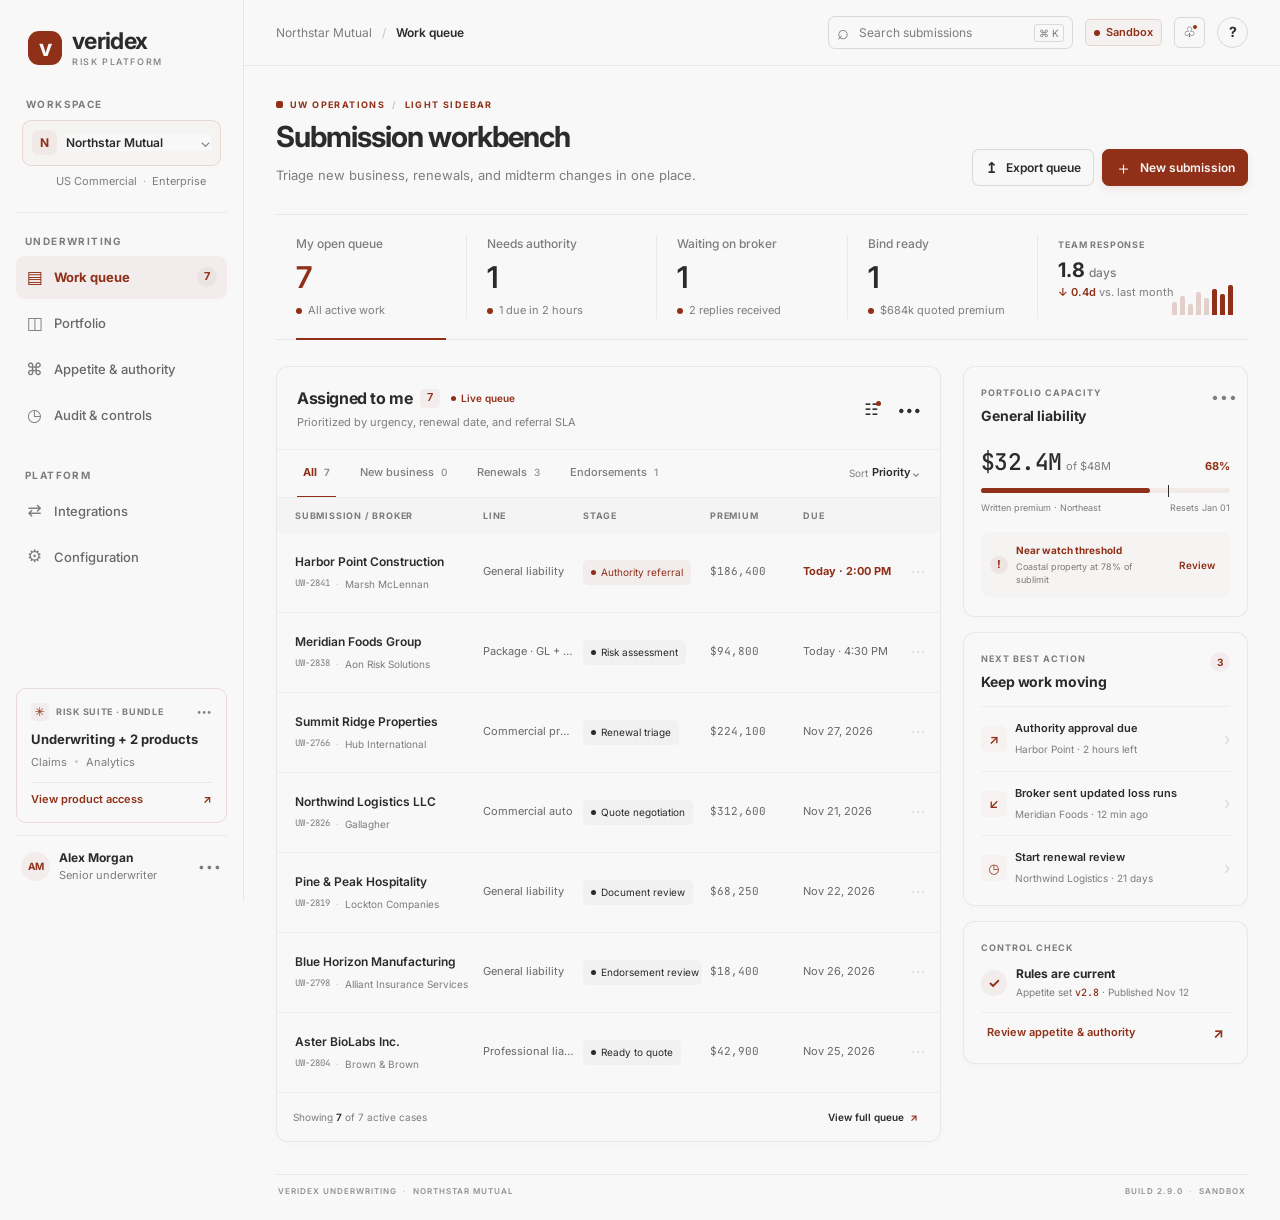
<file: sample/index.html>
<!doctype html>
<html lang="en">
<head>
  <meta charset="utf-8">
  <meta name="viewport" content="width=device-width, initial-scale=1">
  <meta name="theme-color" content="#142b3b">
  <title>Veridex | Underwriting · Light Sidebar</title>
  <link rel="stylesheet" href="styles.css">
</head>
<body>
  <div class="shell">
    <aside class="sidebar" aria-label="Main navigation">
      <a class="brand" href="#workbench" aria-label="Veridex home"><span class="brand-mark">v</span><span class="brand-name">veridex<span>risk platform</span></span></a>
      <div class="tenant-wrap">
        <label for="tenantSelect">Workspace</label>
        <div class="tenant-select-wrap"><span class="tenant-avatar">N</span><select id="tenantSelect" aria-label="Select tenant"><option>Northstar Mutual</option><option>Summit Specialty</option><option>Veridex Demo</option></select><span class="select-caret">⌄</span></div>
        <div class="tenant-meta">US Commercial <span>·</span> Enterprise</div>
      </div>
      <div class="nav-group"><div class="nav-caption">Underwriting</div>
        <button class="nav-item is-active" data-route="workbench" aria-label="Work queue"><span class="nav-icon">▤</span><span>Work queue</span><span class="nav-count">18</span></button>
        <button class="nav-item" data-route="portfolio" aria-label="Portfolio"><span class="nav-icon">◫</span><span>Portfolio</span></button>
        <button class="nav-item" data-route="rules" aria-label="Appetite & authority"><span class="nav-icon">⌘</span><span>Appetite & authority</span></button>
        <button class="nav-item" data-route="audit" aria-label="Audit & controls"><span class="nav-icon">◷</span><span>Audit & controls</span></button>
      </div>
      <div class="nav-group secondary-nav"><div class="nav-caption">Platform</div>
        <button class="nav-item" data-route="integrations" aria-label="Integrations"><span class="nav-icon">⇄</span><span>Integrations</span></button>
        <button class="nav-item" data-route="settings" aria-label="Configuration"><span class="nav-icon">⚙</span><span>Configuration</span></button>
      </div>
      <div class="sidebar-bottom">
        <button class="plan-card" id="planToggle" aria-label="Switch between standalone and bundle plans"><span class="plan-top"><span class="plan-icon">✳</span><span id="planLabel">RISK SUITE · BUNDLE</span><span class="plan-more">•••</span></span><strong id="planName">Underwriting + 2 products</strong><span class="plan-products" id="planProducts">Claims <i></i> Analytics</span><span class="plan-manage">View product access <b>↗</b></span></button>
        <button class="user-profile" id="profileButton"><span class="user-avatar">AM</span><span class="user-copy"><strong>Alex Morgan</strong><small>Senior underwriter</small></span><span class="profile-more">•••</span></button>
      </div>
    </aside>

    <main class="main-shell">
      <header class="topbar">
        <div class="mobile-brand"><span class="brand-mark">v</span> veridex</div>
        <div class="breadcrumbs"><span>Northstar Mutual</span><b>/</b><strong id="breadcrumbCurrent">Work queue</strong></div>
        <div class="topbar-actions">
          <div class="global-search"><span>⌕</span><input id="globalSearch" type="search" placeholder="Search submissions" aria-label="Search submissions"><kbd>⌘ K</kbd></div>
          <span class="env-badge"><i></i> Sandbox</span>
          <button class="icon-button notification-button" id="notifications" aria-label="Notifications">♧<i></i></button>
          <button class="help-button" id="help">?</button>
        </div>
      </header>

      <div class="page-content">
        <section class="route-page is-visible" id="route-workbench" aria-labelledby="pageTitle">
          <div class="page-heading">
            <div><div class="overline"><span class="overline-mark"></span> UW OPERATIONS <span class="overline-sep">/</span> LIGHT SIDEBAR</div><h1 id="pageTitle">Submission workbench</h1><p class="page-description">Triage new business, renewals, and midterm changes in one place.</p></div>
            <div class="heading-actions"><button class="button button-secondary" id="exportQueue"><span>↥</span> Export queue</button><button class="button button-primary" id="newSubmission"><span class="button-plus">＋</span> New submission</button></div>
          </div>

          <div class="summary-strip" id="summaryStrip">
            <button class="summary-card selected" data-filter="all"><span class="summary-label">My open queue</span><strong>18</strong><span class="summary-foot"><i class="summary-dot dot-navy"></i> All active work</span></button>
            <button class="summary-card" data-filter="referral"><span class="summary-label">Needs authority</span><strong>3</strong><span class="summary-foot"><i class="summary-dot dot-orange"></i> 1 due in 2 hours</span></button>
            <button class="summary-card" data-filter="broker"><span class="summary-label">Waiting on broker</span><strong>6</strong><span class="summary-foot"><i class="summary-dot dot-blue"></i> 2 replies received</span></button>
            <button class="summary-card" data-filter="bind"><span class="summary-label">Bind ready</span><strong>5</strong><span class="summary-foot"><i class="summary-dot dot-green"></i> $684k quoted premium</span></button>
            <div class="summary-aside"><span class="aside-label">TEAM RESPONSE</span><strong>1.8 <small>days</small></strong><span class="aside-trend">↓ 0.4d <span>vs. last month</span></span><div class="mini-bars"><i style="height:13px"></i><i style="height:19px"></i><i style="height:11px"></i><i style="height:23px"></i><i style="height:17px"></i><i style="height:26px"></i><i style="height:21px"></i><i style="height:30px"></i></div></div>
          </div>

          <div class="workbench-grid">
            <section class="queue-panel card-surface" aria-label="Submission queue">
              <div class="queue-head"><div><div class="section-heading-row"><h2>Assigned to me</h2><span class="count-badge" id="visibleCount">5</span><span class="live-status"><i></i> Live queue</span></div><p>Prioritized by urgency, renewal date, and referral SLA</p></div><div class="queue-head-actions"><button class="icon-button filter-button" id="filters" aria-label="Filter queue">☷<span class="filter-dot"></span></button><button class="icon-button" id="queueMenu" aria-label="Queue options">•••</button></div></div>
              <div class="queue-toolbar"><div class="queue-tabs" id="queueTabs"><button class="active" data-filter="all">All <span>18</span></button><button data-filter="new">New business <span>8</span></button><button data-filter="renewal">Renewals <span>7</span></button><button data-filter="endorsement">Endorsements <span>3</span></button></div><label class="sort-control">Sort <select id="sortQueue" aria-label="Sort submissions"><option value="priority">Priority</option><option value="due">Due date</option><option value="premium">Premium</option></select><b>⌄</b></label></div>
              <div class="queue-list-head"><span>SUBMISSION / BROKER</span><span>LINE</span><span>STAGE</span><span>PREMIUM</span><span>DUE</span><span></span></div>
              <div id="queueRows" class="queue-rows"></div>
              <div class="queue-footer"><span>Showing <strong id="queueShowing">5</strong> of 18 assignments</span><button id="loadMore">View full queue <b>↗</b></button></div>
            </section>
            <aside class="right-rail">
              <section class="rail-card capacity-card"><div class="rail-title"><div><span class="rail-kicker">PORTFOLIO CAPACITY</span><h3>General liability</h3></div><button class="more-button" data-route="portfolio" aria-label="Open portfolio">•••</button></div><div class="capacity-amount"><strong>$32.4M</strong><span>of $48M</span><b>68%</b></div><div class="capacity-track"><i style="width:68%"></i><i class="capacity-marker" style="left:75%"></i></div><div class="capacity-foot"><span>Written premium · Northeast</span><span>Resets Jan 01</span></div><div class="risk-note"><span class="risk-note-icon">!</span><span><strong>Near watch threshold</strong><small>Coastal property at 78% of sublimit</small></span><button data-route="portfolio">Review</button></div></section>
              <section class="rail-card attention-card"><div class="rail-title"><div><span class="rail-kicker">NEXT BEST ACTION</span><h3>Keep work moving</h3></div><span class="attention-count">3</span></div><button class="attention-item" data-open-case="UW-2841"><span class="attention-symbol symbol-orange">↗</span><span><strong>Authority approval due</strong><small>Harbor Point · 2 hours left</small></span><b>›</b></button><button class="attention-item" data-open-case="UW-2819"><span class="attention-symbol symbol-blue">↙</span><span><strong>Broker sent updated loss runs</strong><small>Meridian Foods · 12 min ago</small></span><b>›</b></button><button class="attention-item" data-open-case="UW-2766"><span class="attention-symbol symbol-purple">◷</span><span><strong>Start renewal review</strong><small>Northwind Logistics · 21 days</small></span><b>›</b></button></section>
              <section class="rail-card compliance-card"><span class="rail-kicker">CONTROL CHECK</span><div class="control-title"><span class="control-check">✓</span><div><h3>Rules are current</h3><p>Appetite set <strong>v2.8</strong> · Published Nov 12</p></div></div><button data-route="rules">Review appetite & authority <b>↗</b></button></section>
            </aside>
          </div>
        </section>

        <section class="route-page" id="route-portfolio" aria-labelledby="portfolioTitle"><div class="page-heading"><div><div class="overline">UW OPERATIONS <span class="overline-sep">/</span> MANAGEMENT VIEW</div><h1 id="portfolioTitle">Portfolio & capacity</h1><p class="page-description">Monitor plan performance, exposure concentration, and appetite utilization.</p></div><button class="button button-secondary" id="portfolioExport">↥ Export report</button></div><div id="portfolioView" class="alternate-content"></div></section>
        <section class="route-page" id="route-rules" aria-labelledby="rulesTitle"><div class="page-heading"><div><div class="overline">UW OPERATIONS <span class="overline-sep">/</span> CONFIGURATION</div><h1 id="rulesTitle">Appetite & authority</h1><p class="page-description">Set the guardrails behind eligibility, referral, and pricing decisions.</p></div><div class="heading-actions"><span class="version-pill"><i></i> Published · v2.8</span><button class="button button-primary" id="publishRules">Publish changes</button></div></div><div id="rulesView" class="alternate-content"></div></section>
        <section class="route-page" id="route-audit" aria-labelledby="auditTitle"><div class="page-heading"><div><div class="overline">UW OPERATIONS <span class="overline-sep">/</span> GOVERNANCE</div><h1 id="auditTitle">Audit & controls</h1><p class="page-description">A complete record of case activity, rule execution, and approvals.</p></div><div class="heading-actions"><button class="button button-secondary" id="auditFilters">☷ Filters</button><button class="button button-secondary" id="auditExport">↥ Export log</button></div></div><div id="auditView" class="alternate-content"></div></section>
        <section class="route-page" id="route-integrations" aria-labelledby="integrationTitle"><div class="page-heading"><div><div class="overline">PLATFORM <span class="overline-sep">/</span> CONNECTIVITY</div><h1 id="integrationTitle">Integrations</h1><p class="page-description">Connected data sources, carrier rating, broker exchange, and PAS handoff.</p></div><button class="button button-primary" id="addIntegration">＋ Add integration</button></div><div id="integrationsView" class="alternate-content"></div></section>
        <section class="route-page" id="route-settings" aria-labelledby="settingsTitle"><div class="page-heading"><div><div class="overline">PLATFORM <span class="overline-sep">/</span> ADMINISTRATION</div><h1 id="settingsTitle">Configuration</h1><p class="page-description">Manage tenant access, product packaging, and workflow defaults.</p></div></div><div id="settingsView" class="alternate-content"></div></section>
        <footer class="app-footer"><span>VERIDEX UNDERWRITING <b>·</b> NORTHSTAR MUTUAL</span><span>BUILD 2.9.0 <b>·</b> SANDBOX</span></footer>
      </div>
    </main>
  </div>
  <div class="drawer-backdrop" id="drawerBackdrop" aria-hidden="true"><aside class="case-drawer" id="caseDrawer" role="dialog" aria-modal="true" aria-labelledby="drawerTitle"></aside></div>
  <div class="dialog-backdrop" id="dialogBackdrop" aria-hidden="true"><section class="dialog" id="dialog" role="dialog" aria-modal="true" aria-labelledby="dialogTitle"></section></div>
  <div class="toast" id="toast" role="status" aria-live="polite"></div>
  <script src="app.js"></script>
</body>
</html>
</file>
<file: sample/styles.css>
@import url('https://fonts.googleapis.com/css2?family=Inter:wght@400;500;600;700&family=JetBrains+Mono:wght@400;500&display=swap');
:root{font-family:Inter,system-ui,-apple-system,"Segoe UI",sans-serif;color:#903018;background:#f8f8f8;font-size:14px;font-synthesis:none;text-rendering:optimizeLegibility;--navy:#903018;--navy2:#903018;--navy3:#903018;--ink:#903018;--muted:#2b2b2b99;--soft:#2b2b2b99;--line:#f8f8f8;--line2:#f8f8f8;--surface:#f8f8f8;--canvas:#f8f8f8;--orange:#903018;--orange-dark:#903018;--orange-light:#f8f8f8;--green:#903018;--green-light:#f8f8f8;--amber:#2b2b2b99;--amber-light:#f8f8f8;--blue:#903018;--blue-light:#f8f8f8;--purple:#2b2b2b99;--purple-light:#f8f8f8;--shadow:0 12px 34px #2b2b2b20;--sidebar:250px}
*{box-sizing:border-box}body{margin:0;min-width:360px;background:var(--canvas);color:var(--ink);line-height:1.45;-webkit-font-smoothing:antialiased}button,input,select,textarea{font:inherit;color:inherit}button{cursor:pointer}button:focus-visible,a:focus-visible,input:focus-visible,select:focus-visible,textarea:focus-visible{outline:3px solid #903018;outline-offset:2px}button:disabled{opacity:.55;cursor:not-allowed}a{color:inherit;text-decoration:none}.shell{min-height:100vh;display:flex}.sidebar{position:fixed;z-index:5;inset:0 auto 0 0;width:var(--sidebar);padding:18px 14px 12px;background:var(--navy);color:#f8f8f8;display:flex;flex-direction:column}.brand{height:46px;display:flex;align-items:center;gap:10px;padding:0 10px;color:white}.brand-mark{width:30px;height:30px;display:grid;place-items:center;border-radius:8px;background:var(--orange);color:white;font-size:20px;font-weight:700;line-height:1}.brand-name{font-size:16px;line-height:1;font-weight:700;letter-spacing:-.3px}.brand-name span{display:block;margin-top:4px;font-size:9px;text-transform:uppercase;letter-spacing:1.2px;color:#2b2b2b26;font-weight:500}.tenant-wrap{padding:19px 7px 18px;border-bottom:1px solid #903018;margin-bottom:18px}.tenant-wrap>label,.nav-caption{display:block;color:#2b2b2b26;text-transform:uppercase;letter-spacing:1px;font-size:10px;font-weight:700;margin:0 4px 8px}.tenant-select-wrap{height:42px;display:flex;align-items:center;gap:9px;padding:0 9px;border:1px solid #903018;background:#903018;border-radius:7px;position:relative}.tenant-avatar{display:grid;place-items:center;flex-shrink:0;width:25px;height:25px;border-radius:6px;background:#f8f8f8;color:#903018;font-size:12px;font-weight:700}.tenant-select-wrap select{min-width:0;flex:1;appearance:none;border:0;outline:0;background:transparent;color:white;font-size:12px;font-weight:600;padding-right:15px}.tenant-select-wrap select option{background:#903018;color:white}.select-caret{position:absolute;right:9px;color:#2b2b2b26;pointer-events:none}.tenant-meta{font-size:11px;color:#2b2b2b26;padding:8px 0 0 34px}.tenant-meta span{padding:0 3px;color:#903018}.nav-group{margin:0 0 20px}.nav-caption{margin:0 9px 7px}.nav-item{position:relative;width:100%;min-height:39px;padding:0 10px;display:flex;align-items:center;gap:11px;border:0;border-radius:6px;background:transparent;text-align:left;color:#2b2b2b26;font-size:13px;font-weight:500}.nav-item:hover{background:#903018;color:white}.nav-item.is-active{background:var(--orange);color:#f8f8f8;font-weight:600;box-shadow:0 2px 8px #2b2b2b}.nav-icon{width:17px;text-align:center;color:#2b2b2b26;font-size:17px;line-height:1}.nav-item.is-active .nav-icon{color:#f8f8f8}.nav-count{margin-left:auto;padding:2px 7px;background:#903018;border-radius:10px;color:#f8f8f8;font-size:11px}.nav-item.is-active .nav-count{background:#f8f8f8}.sidebar-bottom{margin-top:auto}.plan-card{width:100%;padding:11px 12px;text-align:left;border:1px solid #903018;border-radius:8px;background:linear-gradient(135deg,#903018,#903018);color:white;margin-bottom:12px}.plan-top{display:flex;align-items:center;gap:7px;color:#2b2b2b26;font-size:9px;font-weight:700;letter-spacing:.7px}.plan-icon{display:grid;place-items:center;width:18px;height:18px;border-radius:5px;background:#903018;color:#2b2b2b26;font-size:12px}.plan-more{margin-left:auto;letter-spacing:1px}.plan-card strong{display:block;margin:9px 0 2px;font-size:13px}.plan-products{font-size:11px;color:#2b2b2b26}.plan-products i{display:inline-block;width:3px;height:3px;margin:0 5px 3px;background:#2b2b2b99;border-radius:50%}.plan-manage{display:flex;justify-content:space-between;margin-top:11px;padding-top:9px;border-top:1px solid #903018;color:#2b2b2b26;font-size:11px;font-weight:600}.user-profile{width:100%;height:49px;padding:8px 5px 0;display:flex;align-items:center;gap:9px;text-align:left;border:0;border-top:1px solid #903018;background:none;color:white}.user-avatar{display:grid;place-items:center;width:29px;height:29px;border-radius:50%;background:#2b2b2b26;color:#903018;font-size:10px;font-weight:700}.user-copy{min-width:0;flex:1}.user-copy strong{display:block;font-size:12px}.user-copy small{display:block;margin-top:2px;color:#2b2b2b26;font-size:11px}.profile-more{color:#2b2b2b26;letter-spacing:1px;font-size:12px}.main-shell{margin-left:var(--sidebar);width:calc(100% - var(--sidebar));min-width:0}.topbar{height:58px;position:sticky;top:0;z-index:4;display:flex;align-items:center;justify-content:space-between;gap:16px;padding:0 29px;background:#f8f8f8;border-bottom:1px solid var(--line);box-shadow:0 1px 2px #903018}.breadcrumbs{display:flex;align-items:center;gap:10px;white-space:nowrap;color:#2b2b2b99;font-size:12px}.breadcrumbs b{color:#2b2b2b26;font-weight:400}.breadcrumbs strong{color:#903018;font-weight:600}.topbar-actions{display:flex;align-items:center;gap:12px}.global-search{width:min(245px,24vw);height:33px;display:flex;align-items:center;gap:8px;padding:0 8px;border:1px solid #f8f8f8;border-radius:6px;color:#2b2b2b99}.global-search>span{font-size:20px}.global-search input{width:100%;min-width:0;border:0;outline:none;background:transparent;font-size:12px}.global-search input::placeholder{color:#2b2b2b99}.global-search kbd{white-space:nowrap;padding:2px 4px;border:1px solid #f8f8f8;border-radius:3px;background:#f8f8f8;color:#2b2b2b99;font:10px Inter}.env-badge{display:flex;align-items:center;gap:6px;padding:5px 8px;border:1px solid #2b2b2b26;background:#f8f8f8;color:#903018;border-radius:5px;font-size:11px;font-weight:600}.env-badge i,.live-status i,.version-pill i{width:6px;height:6px;border-radius:50%;background:#2b2b2b99}.icon-button,.help-button{position:relative;display:grid;place-items:center;width:31px;height:31px;border:1px solid #f8f8f8;border-radius:6px;background:white;color:#2b2b2b99;font-size:14px}.icon-button:hover,.help-button:hover{background:#f8f8f8}.notification-button i{position:absolute;right:6px;top:6px;width:6px;height:6px;background:var(--orange);border:1px solid white;border-radius:50%}.help-button{border-radius:50%;font-weight:700}.mobile-brand{display:none}.page-content{max-width:1600px;margin:auto;padding:26px 29px 18px}.route-page{display:none}.route-page.is-visible{display:block}.page-heading{display:flex;align-items:flex-end;justify-content:space-between;gap:20px;margin-bottom:20px}.overline{display:flex;align-items:center;gap:7px;color:#2b2b2b99;font-size:10px;font-weight:700;letter-spacing:1px}.overline-mark{width:7px;height:7px;border-radius:2px;background:var(--orange)}.overline-sep{color:#2b2b2b26}.page-heading h1{margin-top:6px;font-size:25px;line-height:1.2;letter-spacing:-.7px;font-weight:700;color:#903018}.page-description{margin-top:6px;color:#2b2b2b99;font-size:13px}.heading-actions{display:flex;align-items:center;gap:8px}.button{height:35px;display:inline-flex;align-items:center;justify-content:center;gap:8px;padding:0 12px;border:1px solid #2b2b2b26;border-radius:6px;background:white;color:#903018;font-size:12px;font-weight:600;white-space:nowrap}.button:hover{background:#f8f8f8;border-color:#2b2b2b26}.button-primary{background:var(--orange);border-color:var(--orange);color:white}.button-primary:hover{background:var(--orange-dark);border-color:var(--orange-dark)}.button-secondary>span{font-size:15px}.button-plus{font-size:17px;font-weight:400}.summary-strip{display:grid;grid-template-columns:repeat(4,minmax(130px,1fr)) minmax(170px,1.1fr);gap:0;min-height:105px;margin-bottom:17px;padding:12px 0;border:1px solid var(--line);border-radius:8px;background:white;box-shadow:0 1px 2px #903018}.summary-card{position:relative;display:flex;flex-direction:column;align-items:flex-start;justify-content:center;padding:0 17px;border:0;border-right:1px solid var(--line2);background:transparent;text-align:left}.summary-card:after{content:"";position:absolute;left:17px;right:17px;bottom:-13px;height:2px;background:transparent}.summary-card:hover{background:#f8f8f8}.summary-card.selected:after{background:var(--orange)}.summary-label{color:#2b2b2b99;font-size:12px;font-weight:500}.summary-card>strong{margin-top:3px;color:#2b2b2b;font-size:24px;line-height:1.2;font-weight:700;letter-spacing:-.6px}.summary-foot{display:flex;align-items:center;gap:6px;margin-top:6px;color:#2b2b2b99;font-size:11px}.summary-dot{width:6px;height:6px;border-radius:50%}.dot-navy{background:#2b2b2b99}.dot-orange{background:#2b2b2b99}.dot-blue{background:#2b2b2b99}.dot-green{background:#2b2b2b99}.summary-aside{position:relative;padding:3px 16px 0 20px}.aside-label{display:block;color:#2b2b2b99;font-size:9px;font-weight:700;letter-spacing:.8px}.summary-aside>strong{display:inline-block;margin-top:5px;font-size:20px;letter-spacing:-.4px}.summary-aside>strong small{font-size:12px;font-weight:500;color:#2b2b2b99;letter-spacing:0}.aside-trend{display:block;color:#903018;font-size:11px;font-weight:600}.aside-trend span{color:#2b2b2b99;font-weight:400}.mini-bars{position:absolute;right:15px;bottom:4px;height:31px;display:flex;align-items:flex-end;gap:3px}.mini-bars i{width:5px;border-radius:2px 2px 0 0;background:#2b2b2b26}.mini-bars i:nth-last-child(-n+3){background:#2b2b2b99}.workbench-grid{display:grid;grid-template-columns:minmax(570px,1fr) 278px;align-items:start;gap:15px}.card-surface,.rail-card{border:1px solid var(--line);border-radius:8px;background:white;box-shadow:0 1px 2px #903018}.queue-panel{min-width:0;overflow:hidden}.queue-head{display:flex;align-items:center;justify-content:space-between;padding:16px 17px 13px}.section-heading-row{display:flex;align-items:center;gap:8px}.queue-head h2{font-size:16px;line-height:1.2;letter-spacing:-.2px}.count-badge{display:grid;place-items:center;min-width:20px;height:19px;padding:0 5px;border-radius:4px;background:#f8f8f8;color:#903018;font-size:11px;font-weight:600}.live-status{display:flex;align-items:center;gap:5px;margin-left:3px;color:#903018;font-size:10px;font-weight:600}.live-status i{background:#903018;width:5px;height:5px}.queue-head p{margin-top:5px;color:#2b2b2b99;font-size:11px}.queue-head-actions{display:flex;gap:6px}.queue-head-actions .icon-button{border:0;width:28px;height:28px;font-weight:700;letter-spacing:1px}.filter-button{font-size:16px!important}.filter-dot{position:absolute;right:5px;top:5px;width:5px;height:5px;border-radius:50%;background:var(--orange)}.queue-toolbar{min-height:43px;display:flex;align-items:center;justify-content:space-between;gap:10px;padding:0 17px;border-top:1px solid var(--line2);border-bottom:1px solid var(--line2)}.queue-tabs{height:43px;display:flex;gap:18px;overflow-x:auto;scrollbar-width:none}.queue-tabs::-webkit-scrollbar{display:none}.queue-tabs button{position:relative;flex-shrink:0;border:0;background:none;color:#2b2b2b99;font-size:11px;font-weight:500}.queue-tabs button span{margin-left:4px;color:#2b2b2b26;font-size:10px}.queue-tabs button.active{color:#903018;font-weight:700}.queue-tabs button.active:after{content:"";position:absolute;bottom:-1px;left:0;right:0;height:2px;background:var(--orange)}.sort-control{display:flex;align-items:center;gap:4px;flex-shrink:0;color:#2b2b2b99;font-size:10px}.sort-control select{appearance:none;max-width:80px;border:0;background:transparent;color:#903018;font-size:11px;font-weight:600;outline:none}.sort-control b{margin-left:-13px;pointer-events:none;color:#2b2b2b99}.queue-list-head,.case-row{display:grid;grid-template-columns:minmax(178px,1.75fr) minmax(93px,1fr) minmax(108px,1.05fr) minmax(79px,.8fr) minmax(81px,.78fr) 20px;align-items:center;gap:8px;padding-left:15px;padding-right:13px}.queue-list-head{min-height:31px;background:#f8f8f8;color:#2b2b2b99;font-size:9px;font-weight:700;letter-spacing:.55px}.queue-rows{min-height:250px}.case-row{position:relative;min-height:64px;border-bottom:1px solid #f8f8f8;cursor:pointer;transition:background .12s}.case-row:hover{background:#f8f8f8}.case-row.selected{background:#f8f8f8}.case-row.selected:before{content:"";position:absolute;left:0;top:0;bottom:0;width:3px;background:var(--orange)}.case-main{min-width:0}.case-title{overflow:hidden;text-overflow:ellipsis;white-space:nowrap;color:#903018;font-size:12px;font-weight:600}.case-sub{display:flex;gap:6px;overflow:hidden;margin-top:4px;color:#2b2b2b99;font-size:10px;white-space:nowrap}.case-sub span:first-child{font-family:"JetBrains Mono",monospace;color:#2b2b2b99;font-size:9px}.case-sub b{font-weight:400;color:#2b2b2b26}.case-lob{overflow:hidden;text-overflow:ellipsis;white-space:nowrap;color:#903018;font-size:11px}.stage-chip{display:inline-flex;align-items:center;gap:5px;width:max-content;max-width:100%;padding:4px 7px;border:1px solid #f8f8f8;border-radius:4px;background:#f8f8f8;color:#903018;font-size:10px;white-space:nowrap}.stage-chip:before{content:"";width:5px;height:5px;border-radius:50%;background:#2b2b2b99;flex-shrink:0}.stage-chip.warning{border-color:#2b2b2b26;background:#f8f8f8;color:#903018}.stage-chip.warning:before{background:#2b2b2b99}.stage-chip.success{border-color:#2b2b2b26;background:#f8f8f8;color:#903018}.stage-chip.success:before{background:#903018}.stage-chip.info{border-color:#f8f8f8;background:#f8f8f8;color:#903018}.stage-chip.info:before{background:#2b2b2b99}.premium-value{font-family:"JetBrains Mono",monospace;color:#903018;font-size:10px;white-space:nowrap}.due-value{color:#2b2b2b99;font-size:10px;white-space:nowrap}.due-value.urgent{color:#903018;font-weight:700}.row-menu{border:0;background:transparent;color:#2b2b2b26;font-size:15px;letter-spacing:1px}.queue-footer{height:40px;display:flex;align-items:center;justify-content:space-between;padding:0 16px;color:#2b2b2b99;font-size:10px}.queue-footer strong{color:#903018;font-weight:600}.queue-footer button{border:0;background:none;color:#903018;font-size:10px;font-weight:600}.queue-footer button b{margin-left:3px;color:var(--orange)}.right-rail{display:flex;flex-direction:column;gap:11px}.rail-card{padding:14px 14px 13px}.rail-title{display:flex;align-items:flex-start;justify-content:space-between}.rail-kicker{display:block;color:#2b2b2b99;font-size:9px;font-weight:700;letter-spacing:.8px}.rail-title h3{margin-top:5px;font-size:13px;letter-spacing:-.1px}.more-button{width:25px;height:22px;border:0;background:transparent;color:#2b2b2b99;letter-spacing:1px}.capacity-amount{display:flex;align-items:baseline;gap:5px;margin-top:15px}.capacity-amount strong{color:#903018;font-family:"JetBrains Mono",monospace;font-size:20px;letter-spacing:-.6px}.capacity-amount span{color:#2b2b2b99;font-size:11px}.capacity-amount b{margin-left:auto;color:#903018;font-size:11px}.capacity-track{position:relative;height:6px;margin-top:9px;overflow:visible;border-radius:5px;background:#f8f8f8}.capacity-track>i:first-child{display:block;height:100%;border-radius:5px;background:var(--orange)}.capacity-track .capacity-marker{position:absolute;top:-3px;height:12px;width:1px;background:#903018}.capacity-foot{display:flex;justify-content:space-between;gap:5px;margin-top:8px;color:#2b2b2b99;font-size:9px}.risk-note{display:flex;align-items:center;gap:8px;margin-top:13px;padding:9px 8px;border:1px solid #f8f8f8;border-radius:5px;background:#f8f8f8}.risk-note-icon{display:grid;place-items:center;width:18px;height:18px;border-radius:50%;background:#f8f8f8;color:#903018;font-size:11px;font-weight:700}.risk-note>span:nth-child(2){flex:1}.risk-note strong,.risk-note small{display:block}.risk-note strong{font-size:10px;color:#903018}.risk-note small{margin-top:2px;color:#2b2b2b99;font-size:9px}.risk-note button{border:0;background:none;color:#903018;font-size:10px;font-weight:600}.attention-count{display:grid;place-items:center;min-width:20px;height:20px;border-radius:50%;background:#f8f8f8;color:#903018;font-size:10px;font-weight:700}.attention-item{width:100%;display:flex;align-items:center;gap:8px;padding:11px 0 0;margin-top:10px;border:0;border-top:1px solid #f8f8f8;background:none;text-align:left}.attention-symbol{display:grid;place-items:center;width:26px;height:26px;flex-shrink:0;border-radius:6px;font-size:13px;font-weight:600}.symbol-orange{background:#f8f8f8;color:#903018}.symbol-blue{background:#f8f8f8;color:#2b2b2b99}.symbol-purple{background:#f8f8f8;color:#2b2b2b99}.attention-item>span:nth-child(2){min-width:0;flex:1}.attention-item strong,.attention-item small{display:block;overflow:hidden;text-overflow:ellipsis;white-space:nowrap}.attention-item strong{color:#903018;font-size:10px;font-weight:600}.attention-item small{margin-top:3px;color:#2b2b2b99;font-size:9px}.attention-item>b{color:#2b2b2b26;font-size:17px;font-weight:400}.attention-item:hover strong{color:var(--orange-dark)}.control-title{display:flex;align-items:center;gap:9px;margin-top:11px}.control-check{display:grid;place-items:center;width:26px;height:26px;border-radius:50%;background:#f8f8f8;color:#903018;font-weight:700}.control-title h3{font-size:11px}.control-title p{margin-top:3px;color:#2b2b2b99;font-size:9px}.control-title p strong{color:#903018;font-family:"JetBrains Mono",monospace;font-weight:500}.compliance-card>button{width:100%;display:flex;align-items:center;justify-content:space-between;margin-top:11px;padding-top:10px;border:0;border-top:1px solid #f8f8f8;background:none;color:#903018;font-size:10px;font-weight:600;text-align:left}.compliance-card>button b{color:var(--orange);font-size:14px}.app-footer{display:flex;justify-content:space-between;margin-top:24px;padding:11px 2px 3px;border-top:1px solid #f8f8f8;color:#2b2b2b26;font-size:9px;font-weight:600;letter-spacing:.7px}.app-footer b{padding:0 3px;color:#2b2b2b26}.alternate-content{min-height:420px}.version-pill{display:flex;align-items:center;gap:6px;color:#903018;font-size:11px}.version-pill i{background:#903018}

/* Case workbench drawer */
.drawer-backdrop,.dialog-backdrop{position:fixed;inset:0;z-index:20;display:none;background:#2b2b2b20;backdrop-filter:blur(1px)}.drawer-backdrop.open,.dialog-backdrop.open{display:block}.case-drawer{position:absolute;top:0;right:0;width:min(820px,94vw);height:100%;overflow:auto;background:#f8f8f8;box-shadow:-14px 0 40px #2b2b2b;animation:drawerIn .18s ease}@keyframes drawerIn{from{transform:translateX(18px);opacity:.7}to{transform:none;opacity:1}}.drawer-header{position:sticky;top:0;z-index:2;padding:16px 22px 0;background:white;border-bottom:1px solid var(--line)}.drawer-topline{display:flex;align-items:center;justify-content:space-between;color:#2b2b2b99;font-size:10px;font-weight:600;letter-spacing:.6px}.drawer-id{font-family:"JetBrains Mono",monospace;color:#2b2b2b99}.drawer-close{width:28px;height:28px;border:1px solid #f8f8f8;border-radius:5px;background:white;color:#2b2b2b99;font-size:18px;line-height:1}.drawer-title-row{display:flex;align-items:flex-start;justify-content:space-between;gap:10px;margin-top:9px;padding-bottom:13px}.drawer-title-row h2{color:#903018;font-size:20px;letter-spacing:-.45px}.drawer-title-row p{margin-top:4px;color:#2b2b2b99;font-size:11px}.drawer-actions{display:flex;gap:6px}.button.small{height:30px;padding:0 9px;font-size:11px}.workflow-steps{display:flex;align-items:center;gap:0;overflow-x:auto;padding:0 0 13px;scrollbar-width:thin}.workflow-step{display:flex;align-items:center;gap:5px;color:#2b2b2b26;font-size:10px;white-space:nowrap}.workflow-step:not(:last-child):after{content:"";width:22px;height:1px;margin:0 7px;background:#f8f8f8}.workflow-step i{display:grid;place-items:center;width:17px;height:17px;border:1px solid #f8f8f8;border-radius:50%;background:#f8f8f8;font-style:normal;font-size:9px}.workflow-step.done{color:#903018}.workflow-step.done i{border-color:#2b2b2b99;background:#f8f8f8;color:#903018}.workflow-step.current{color:#903018;font-weight:700}.workflow-step.current i{border-color:var(--orange);background:var(--orange);color:#f8f8f8}.drawer-body{padding:15px 22px 75px}.drawer-metrics{display:grid;grid-template-columns:repeat(4,1fr);gap:8px;margin-bottom:13px}.drawer-metric{padding:9px 11px;border:1px solid var(--line);border-radius:6px;background:white}.drawer-metric span{display:block;color:#2b2b2b99;font-size:9px;text-transform:uppercase;letter-spacing:.55px}.drawer-metric strong{display:block;margin-top:4px;color:#903018;font-size:12px}.drawer-tabs{display:flex;gap:18px;overflow-x:auto;border-bottom:1px solid #f8f8f8;background:transparent}.drawer-tabs button{position:relative;flex-shrink:0;padding:11px 1px;border:0;background:transparent;color:#2b2b2b99;font-size:11px;font-weight:500}.drawer-tabs button.active{color:#903018;font-weight:700}.drawer-tabs button.active:after{content:"";position:absolute;left:0;right:0;bottom:-1px;height:2px;background:var(--orange)}.drawer-content{padding-top:12px}.detail-grid{display:grid;grid-template-columns:1fr 1fr;gap:10px}.detail-card{min-width:0;padding:13px;border:1px solid var(--line);border-radius:7px;background:white}.detail-card.full{grid-column:1/-1}.detail-card h3{margin-bottom:10px;color:#903018;font-size:12px}.data-pair{display:flex;align-items:center;justify-content:space-between;gap:8px;padding:7px 0;border-bottom:1px solid #f8f8f8;font-size:11px}.data-pair:last-child{border-bottom:0;padding-bottom:0}.data-pair span{color:#2b2b2b99}.data-pair strong{color:#903018;font-size:10px;font-weight:600;text-align:right}.small-status{display:inline-flex;padding:3px 6px;border-radius:3px;background:#f8f8f8;color:#2b2b2b99;font-size:9px}.small-status.pass{background:#f8f8f8;color:#903018}.small-status.warn{background:#f8f8f8;color:#903018}.completion-line{display:flex;justify-content:space-between;color:#2b2b2b99;font-size:10px}.completion-track{height:6px;margin:7px 0 9px;border-radius:4px;background:#f8f8f8}.completion-track i{display:block;height:100%;border-radius:4px;background:#2b2b2b99}.doc-row{display:flex;align-items:center;gap:7px;padding:7px 0;border-top:1px solid #f8f8f8;color:#903018;font-size:10px}.doc-icon{display:grid;place-items:center;width:21px;height:24px;border:1px solid #f8f8f8;border-radius:4px;background:#f8f8f8;color:#2b2b2b99;font-size:9px;font-weight:700}.doc-row span:nth-child(2){min-width:0;flex:1;overflow:hidden;text-overflow:ellipsis;white-space:nowrap}.doc-row small{color:#2b2b2b99;font-size:9px}.check-row{display:flex;align-items:center;gap:7px;margin:8px 0;color:#903018;font-size:10px}.check-row i{display:grid;place-items:center;width:15px;height:15px;border-radius:3px;background:#f8f8f8;color:#903018;font-size:9px;font-style:normal}.check-row.warn i{background:#f8f8f8;color:#903018}.drawer-footer{position:fixed;right:0;bottom:0;width:min(820px,94vw);z-index:3;display:flex;align-items:center;justify-content:space-between;gap:8px;padding:10px 21px;border-top:1px solid var(--line);background:white}.drawer-footer .status-line{color:#2b2b2b99;font-size:10px}.drawer-footer-actions{display:flex;gap:6px}.quote-head,.quote-row{display:grid;grid-template-columns:minmax(120px,1.25fr) repeat(3,minmax(85px,.8fr)) 92px;gap:8px;align-items:center}.quote-head{padding:8px 0;border-bottom:1px solid var(--line);color:#2b2b2b99;font-size:9px;font-weight:700;letter-spacing:.5px}.quote-row{padding:10px 0;border-bottom:1px solid #f8f8f8;color:#903018;font-size:10px}.quote-row:last-child{border-bottom:0}.quote-row strong{font-size:11px}.quote-row .price{font-family:"JetBrains Mono",monospace;color:#903018;font-weight:600}.timeline{margin-left:5px;padding-left:16px;border-left:1px solid #f8f8f8}.timeline-event{position:relative;padding:1px 0 14px}.timeline-event:before{content:"";position:absolute;left:-20px;top:4px;width:7px;height:7px;border-radius:50%;background:var(--orange);box-shadow:0 0 0 3px white,0 0 0 4px #2b2b2b26}.timeline-event strong{display:block;color:#903018;font-size:10px}.timeline-event p{margin-top:3px;color:#2b2b2b99;font-size:10px;line-height:1.5}.timeline-event time{display:block;margin-top:3px;color:#2b2b2b26;font-size:9px}.drawer-note{margin-top:8px;padding:10px;border-left:2px solid #2b2b2b99;background:#f8f8f8;color:#2b2b2b99;font-size:10px;line-height:1.55}.drawer-note strong{color:#903018}.drawer-sticky-meta{display:flex;align-items:center;justify-content:space-between;padding:8px 10px;border-radius:5px;background:#f8f8f8;color:#2b2b2b99;font-size:10px}.drawer-sticky-meta strong{color:#903018}.modal-dialog{width:min(480px,92vw);margin:10vh auto 0;padding:22px;border:1px solid #f8f8f8;border-radius:9px;background:white;box-shadow:var(--shadow);animation:modalIn .15s ease}@keyframes modalIn{from{transform:translateY(7px);opacity:.5}to{transform:none;opacity:1}}.dialog h2{font-size:18px;letter-spacing:-.3px}.dialog>p{margin-top:6px;color:#2b2b2b99;font-size:12px}.form-grid{display:grid;grid-template-columns:1fr 1fr;gap:10px;margin-top:17px}.form-field{display:flex;flex-direction:column;gap:5px}.form-field.full{grid-column:1/-1}.form-field label{color:#903018;font-size:11px;font-weight:600}.form-field input,.form-field select,.form-field textarea{width:100%;min-height:36px;padding:8px 9px;border:1px solid #2b2b2b26;border-radius:5px;background:#f8f8f8;font-size:12px}.form-field textarea{min-height:76px;resize:vertical}.dialog-actions{display:flex;justify-content:flex-end;gap:7px;margin-top:18px}.toast{position:fixed;z-index:30;left:50%;bottom:22px;transform:translate(-50%,15px);padding:10px 15px;border-radius:6px;background:#903018;color:white;box-shadow:var(--shadow);opacity:0;pointer-events:none;transition:all .2s;font-size:12px}.toast.show{transform:translate(-50%,0);opacity:1}

/* Alternate workspace views */
.kpi-grid{display:grid;grid-template-columns:repeat(4,1fr);gap:12px;margin:4px 0 16px}.kpi-card{padding:15px;border:1px solid var(--line);border-radius:7px;background:white}.kpi-card span{color:#2b2b2b99;font-size:11px}.kpi-card strong{display:block;margin-top:7px;color:#903018;font-family:"JetBrains Mono",monospace;font-size:22px}.kpi-card small{display:block;margin-top:4px;color:#2b2b2b99;font-size:10px}.alt-grid{display:grid;grid-template-columns:1.15fr .85fr;gap:13px}.alt-card{overflow:hidden;border:1px solid var(--line);border-radius:7px;background:white}.alt-card-head{display:flex;align-items:center;justify-content:space-between;padding:13px 15px;border-bottom:1px solid var(--line2)}.alt-card-head h2{font-size:13px}.alt-card-head p{margin-top:3px;color:#2b2b2b99;font-size:10px}.alt-card-body{padding:14px 15px}.table-like{width:100%;border-collapse:collapse}.table-like th{padding:8px;text-align:left;background:#f8f8f8;color:#2b2b2b99;font-size:9px;letter-spacing:.5px}.table-like td{padding:10px 8px;border-bottom:1px solid #f8f8f8;color:#903018;font-size:10px}.table-like tr:last-child td{border-bottom:0}.rule-item{display:flex;align-items:center;gap:10px;padding:12px 0;border-bottom:1px solid #f8f8f8}.rule-item:last-child{border-bottom:0}.rule-copy{flex:1}.rule-copy strong{display:block;color:#903018;font-size:11px}.rule-copy small{display:block;margin-top:3px;color:#2b2b2b99;font-size:10px}.switch{width:33px;height:19px;position:relative;border:0;border-radius:15px;background:#2b2b2b26}.switch:after{content:"";position:absolute;left:3px;top:3px;width:13px;height:13px;border-radius:50%;background:white;transition:left .14s}.switch.on{background:#903018}.switch.on:after{left:17px}.metric-bar{height:7px;margin:9px 0;border-radius:4px;background:#f8f8f8}.metric-bar i{display:block;height:100%;border-radius:4px;background:var(--orange)}.readiness-row{display:flex;align-items:center;gap:8px;padding:8px 0;color:#903018;font-size:10px}.readiness-row i{display:grid;place-items:center;width:16px;height:16px;border-radius:50%;background:#f8f8f8;color:#903018;font-style:normal}.readiness-row.warn i{background:#f8f8f8;color:#903018}
.empty-state{display:flex;min-height:250px;align-items:center;justify-content:center;flex-direction:column;gap:5px;color:#2b2b2b99;font-size:12px}.empty-state strong{color:#903018;font-size:13px}.subjectivity-check{cursor:pointer}.subjectivity-check input{accent-color:var(--green)}.subjectivity-check b{color:#903018;font-weight:600}.button:disabled{cursor:not-allowed;opacity:.45}
@media(max-width:1200px){:root{--sidebar:220px}.page-content{padding:22px}.topbar{padding:0 22px}.workbench-grid{grid-template-columns:minmax(520px,1fr) 250px}.queue-list-head,.case-row{grid-template-columns:minmax(155px,1.5fr) minmax(82px,.85fr) minmax(95px,1fr) minmax(72px,.7fr) minmax(74px,.72fr) 14px;gap:6px;padding-left:12px;padding-right:10px}.queue-tabs{gap:12px}}
@media(max-width:980px){.workbench-grid{grid-template-columns:1fr}.right-rail{display:grid;grid-template-columns:repeat(3,minmax(0,1fr));align-items:start}.queue-panel{min-width:0}.summary-strip{grid-template-columns:repeat(4,1fr)}.summary-aside{display:none}.workbench-grid{gap:12px}.queue-list-head,.case-row{grid-template-columns:minmax(170px,1.6fr) minmax(92px,.9fr) minmax(100px,1fr) minmax(80px,.75fr) minmax(76px,.75fr) 14px}}
@media(max-width:720px){:root{--sidebar:0px}.sidebar{display:none}.main-shell{margin-left:0;width:100%}.topbar{height:53px;padding:0 14px}.mobile-brand{display:flex;align-items:center;gap:7px;font-size:14px;font-weight:700;color:#903018}.mobile-brand .brand-mark{width:24px;height:24px;font-size:16px}.breadcrumbs{display:none}.global-search{width:min(43vw,190px)}.global-search kbd,.env-badge,.help-button{display:none}.topbar-actions{gap:7px}.page-content{padding:18px 12px 14px}.page-heading{align-items:flex-start;flex-direction:column;gap:12px;margin-bottom:15px}.page-heading h1{font-size:22px}.page-description{font-size:12px}.heading-actions{width:100%;justify-content:flex-start}.summary-strip{grid-template-columns:1fr 1fr;padding:0;overflow:hidden}.summary-card{min-height:83px;padding:12px 13px;border-bottom:1px solid var(--line2)}.summary-card:nth-child(2){border-right:0}.summary-card:after{left:13px;right:13px;bottom:0}.summary-card>strong{font-size:21px}.summary-label{font-size:11px}.summary-foot{font-size:10px}.workbench-grid{display:block}.right-rail{grid-template-columns:1fr;margin-top:12px}.queue-head{padding:13px}.queue-toolbar{padding:0 12px}.queue-tabs{gap:13px}.queue-tabs button{font-size:10px}.queue-list-head,.case-row{min-width:700px}.queue-panel{overflow:hidden}.queue-rows,.queue-list-head{overflow:visible}.queue-panel{overflow-x:auto}.queue-head,.queue-toolbar,.queue-footer{min-width:690px}.queue-list-head,.case-row{grid-template-columns:minmax(190px,1.7fr) minmax(90px,.8fr) minmax(110px,1fr) minmax(80px,.7fr) minmax(80px,.7fr) 15px}.app-footer{font-size:8px}.drawer-header{padding:13px 14px 0}.drawer-title-row{flex-direction:column}.drawer-title-row h2{font-size:17px}.drawer-actions{width:100%;flex-wrap:wrap}.workflow-step:not(:last-child):after{width:12px;margin:0 5px}.drawer-body{padding:12px 13px 82px}.drawer-metrics{grid-template-columns:1fr 1fr}.detail-grid{grid-template-columns:1fr}.detail-card.full{grid-column:auto}.drawer-footer{width:100%;padding:9px 11px;align-items:flex-start;flex-direction:column}.drawer-footer-actions{width:100%;justify-content:flex-end}.drawer-footer .status-line{font-size:9px}.quote-head,.quote-row{grid-template-columns:minmax(100px,1.2fr) repeat(2,minmax(75px,.8fr)) 80px}.quote-head>*:nth-child(4),.quote-row>*:nth-child(4){display:none}.kpi-grid{grid-template-columns:1fr 1fr}.alt-grid{grid-template-columns:1fr}.form-grid{grid-template-columns:1fr}.form-field.full{grid-column:auto}}
/* Native buttons are reset where used as full-row interactions. */
.case-row{width:100%;border:0;border-bottom:1px solid #f8f8f8;background:#f8f8f8;text-align:left;font-family:inherit}
#dialog h2{font-size:18px;letter-spacing:-.3px}#dialog>p{margin-top:6px;color:#2b2b2b99;font-size:12px}
.empty-state{display:flex;min-height:250px;align-items:center;justify-content:center;flex-direction:column;gap:5px;color:#2b2b2b99;font-size:12px}.empty-state strong{color:#903018;font-size:13px}



/* Palette 04: rust, off-white and charcoal; opacity supplies quiet dividers. */
:root{--navy:#903018;--navy2:#2b2b2b;--navy3:#903018;--ink:#2b2b2b;--muted:#2b2b2bb3;--soft:#2b2b2b99;--line:#2b2b2b17;--line2:#2b2b2b0d;--surface:#f8f8f8;--canvas:#f8f8f8;--orange:#903018;--orange-dark:#903018;--orange-light:#90301808;--green:#903018;--green-light:#90301808;--amber:#903018;--amber-light:#90301808;--blue:#903018;--blue-light:#90301808;--purple:#903018;--purple-light:#90301808;--sidebar:244px;--shadow:0 18px 60px #2b2b2b18}
body{background:#f8f8f8;color:#2b2b2b}h1,h2,h3,p{margin:0}.sidebar{background:#903018;padding:27px 16px 16px;color:#f8f8f8}.brand{padding:0 12px;height:42px}.brand-mark{background:#f8f8f8;color:#903018;border-radius:11px;width:34px;height:34px;font-size:23px}.brand-name{color:#f8f8f8;font-size:23px;letter-spacing:-.7px}.brand-name span{color:#f8f8f8b3;font-size:9px;letter-spacing:1.6px}.tenant-wrap{padding:28px 6px 23px;border-color:#f8f8f826;margin-bottom:21px}.sidebar .tenant-wrap>label,.sidebar .nav-caption{color:#f8f8f8a6;font-size:10px;letter-spacing:1.4px}.sidebar .tenant-select-wrap{background:#f8f8f80d;border-color:#f8f8f838;border-radius:9px;height:46px}.sidebar .tenant-select-wrap select,.sidebar .tenant-select-wrap select option{background:#903018;color:#f8f8f8;font-size:12px}.sidebar .tenant-avatar{background:#f8f8f8;color:#903018}.sidebar .tenant-meta,.sidebar .select-caret,.sidebar .profile-more,.sidebar .user-copy small{color:#f8f8f8b3}.sidebar .tenant-meta span{color:#f8f8f880}.sidebar .nav-item{min-height:43px;margin-bottom:3px;color:#f8f8f8e6;font-size:13px;border-radius:8px}.sidebar .nav-icon{color:#f8f8f8b3}.sidebar .nav-item:hover{background:#f8f8f814}.sidebar .nav-item.is-active{background:#f8f8f8;color:#903018;box-shadow:0 4px 14px #2b2b2b14}.sidebar .nav-item.is-active .nav-icon{color:#903018}.sidebar .nav-count{background:#f8f8f81a;color:#f8f8f8}.sidebar .nav-item.is-active .nav-count{background:#9030180d;color:#903018}.secondary-nav{margin-top:8px}.sidebar .plan-card{background:transparent;border-color:#f8f8f838;border-radius:10px;padding:14px;color:#f8f8f8}.sidebar .plan-card:hover{background:#f8f8f80d}.sidebar .plan-top,.sidebar .plan-products{color:#f8f8f8b3}.sidebar .plan-icon{background:#f8f8f81a;color:#f8f8f8}.sidebar .plan-manage{color:#f8f8f8;border-color:#f8f8f826}.sidebar .plan-products i{background:#f8f8f880}.sidebar .user-profile{border-color:#f8f8f826;color:#f8f8f8;padding-top:13px}.sidebar .user-avatar{background:#f8f8f8;color:#903018}.sidebar button:focus-visible,.sidebar select:focus-visible,.sidebar a:focus-visible{outline-color:#f8f8f8}
.topbar{height:66px;background:#f8f8f8;border-color:#2b2b2b12;box-shadow:none;padding:0 32px}.breadcrumbs{font-size:12px;color:#2b2b2b99}.breadcrumbs strong{color:#2b2b2b}.breadcrumbs b{color:#2b2b2b40}.global-search{border-color:#2b2b2b26;background:transparent;border-radius:7px}.global-search input{color:#2b2b2b}.global-search input::placeholder{color:#2b2b2b99}.global-search kbd{background:transparent;border-color:#2b2b2b26;color:#2b2b2b99}.env-badge{background:#90301808;color:#903018;border-color:#90301826}.env-badge i,.notification-button i{background:#903018}.icon-button,.help-button{background:transparent;border-color:#2b2b2b26;color:#2b2b2b}.page-content{padding:32px 32px 20px}.page-heading{margin-bottom:28px}.page-heading h1{font-size:29px;color:#2b2b2b;letter-spacing:-1px;line-height:1.25;margin-top:8px}.page-description{font-size:13px;color:#2b2b2b99;margin-top:9px;line-height:1.7}.overline{font-size:9px;letter-spacing:1.4px;color:#903018}.overline-mark{background:#903018}.overline-sep{color:#2b2b2b40}.button{height:37px;font-size:12px;border-color:#2b2b2b26;color:#2b2b2b;background:transparent;border-radius:7px}.button:hover{background:#2b2b2b08;border-color:#2b2b2b40}.button-primary{background:#903018;color:#f8f8f8;border-color:#903018;box-shadow:0 3px 8px #90301818}.button-primary:hover{background:#903018;color:#f8f8f8;filter:brightness(.92);border-color:#903018}.button-secondary{background:#f8f8f8}.summary-strip{padding:20px 0;border:0;border-top:1px solid #2b2b2b17;border-bottom:1px solid #2b2b2b17;border-radius:0;background:transparent;box-shadow:none;margin-bottom:26px}.summary-card{padding:0 20px;border-color:#2b2b2b12}.summary-card:hover{background:#90301804}.summary-label{font-size:12px;color:#2b2b2b99}.summary-card>strong{font-size:30px;color:#2b2b2b;font-weight:600;margin-top:6px;letter-spacing:-1px}.summary-foot{font-size:11px;color:#2b2b2b99;margin-top:8px}.summary-card.selected>strong{color:#903018}.summary-card.selected:after{background:#903018;bottom:-21px;left:20px;right:20px}.summary-dot{background:#903018!important}.aside-label{color:#2b2b2b99}.summary-aside>strong{color:#2b2b2b}.aside-trend{color:#903018}.aside-trend span{color:#2b2b2b99}.mini-bars i,.mini-bars i:nth-last-child(-n+3){background:#90301833}.mini-bars i:nth-last-child(-n+3){background:#903018}.workbench-grid{gap:22px;grid-template-columns:minmax(570px,1fr) 285px}.card-surface,.rail-card,.alt-card,.detail-card{border:1px solid #2b2b2b14;border-radius:12px;background:#f8f8f8;box-shadow:0 3px 12px #2b2b2b04}.queue-head{padding:22px 20px 18px}.queue-head h2{font-size:16px;color:#2b2b2b;letter-spacing:-.4px}.queue-head p{font-size:11px;color:#2b2b2b99;margin-top:7px}.count-badge{background:#9030180d;color:#903018}.live-status{color:#903018}.live-status i{background:#903018}.queue-toolbar{padding:0 20px;border-color:#2b2b2b0d;min-height:47px}.queue-tabs{height:47px;gap:18px}.queue-tabs button{color:#2b2b2b99;font-size:11px}.queue-tabs button.active{color:#903018}.queue-tabs button.active:after{background:#903018}.queue-tabs button span{color:#2b2b2b80}.sort-control{color:#2b2b2b99}.sort-control select{color:#2b2b2b}.queue-list-head{background:#2b2b2b04;color:#2b2b2b99;font-size:9px;letter-spacing:.8px;min-height:35px}.queue-list-head,.case-row{grid-template-columns:minmax(180px,1.6fr) minmax(92px,.95fr) minmax(119px,1fr) 85px 100px 12px;padding-left:18px;padding-right:14px}.case-row{background:transparent;min-height:80px;border-color:#2b2b2b0d}.case-row:hover,.case-row.selected{background:#90301805}.case-row.selected:before{background:#903018}.case-title{display:block;font-size:12px;color:#2b2b2b;font-weight:600}.case-sub{font-size:10px;color:#2b2b2b99;margin-top:6px}.case-sub span:first-child{color:#2b2b2b99}.case-sub b{color:#2b2b2b40}.case-lob,.premium-value,.due-value{font-size:11px;color:#2b2b2bb3}.due-value.urgent{color:#903018}.stage-chip,.stage-chip.warning,.stage-chip.success,.stage-chip.info{border:0;border-radius:5px;background:#2b2b2b08;color:#2b2b2b;font-size:10px;padding:5px 8px}.stage-chip.warning{background:#9030180d;color:#903018}.stage-chip:before,.stage-chip.warning:before,.stage-chip.success:before,.stage-chip.info:before{background:currentColor}.queue-footer{height:48px;color:#2b2b2b99}.queue-footer strong,.queue-footer button{color:#2b2b2b}.queue-footer button b{color:#903018}.right-rail{gap:15px}.rail-card{padding:19px 17px}.rail-kicker{font-size:9px;color:#2b2b2b99;letter-spacing:1px}.rail-title h3{color:#2b2b2b;font-size:14px;margin-top:7px}.capacity-amount{margin-top:20px}.capacity-amount strong{font-size:23px;color:#2b2b2b;font-weight:500}.capacity-amount span,.capacity-foot{color:#2b2b2b99}.capacity-amount b{color:#903018}.capacity-track{background:#90301812;height:5px}.capacity-track>i:first-child{background:#903018}.capacity-track .capacity-marker{background:#2b2b2b}.risk-note{background:#90301805;border:0;border-radius:7px;margin-top:18px;padding:11px 9px}.risk-note-icon{background:#90301812;color:#903018}.risk-note strong,.risk-note button{color:#903018}.risk-note small{color:#2b2b2b99}.attention-count{background:#9030180d;color:#903018}.attention-item{padding-top:14px;margin-top:14px;border-color:#2b2b2b0d}.attention-symbol,.symbol-blue,.symbol-purple,.symbol-orange{background:#90301808;color:#903018}.attention-item strong{font-size:11px;color:#2b2b2b}.attention-item small{font-size:10px;color:#2b2b2b99;margin-top:5px}.control-check{background:#9030180d;color:#903018}.control-title h3{font-size:12px;color:#2b2b2b}.control-title p{color:#2b2b2b99;font-size:10px}.compliance-card>button{color:#903018;border-color:#2b2b2b0d;font-size:11px}.compliance-card>button b{color:#903018}.app-footer{border-color:#2b2b2b12;color:#2b2b2b80;margin-top:32px;font-size:8px;letter-spacing:1px}.app-footer b{color:#2b2b2b40}
.case-drawer{background:#f8f8f8;box-shadow:-16px 0 60px #2b2b2b20}.drawer-header,.drawer-footer{background:#f8f8f8;border-color:#2b2b2b17}.drawer-title-row h2,.drawer-metric strong,.detail-card h3,.alt-card-head h2,.kpi-card strong{color:#2b2b2b}.drawer-metric,.kpi-card{background:#f8f8f8;border-color:#2b2b2b17;border-radius:8px}.drawer-tabs{border-color:#2b2b2b17}.drawer-tabs button{color:#2b2b2b99}.drawer-tabs button.active{color:#903018}.drawer-tabs button.active:after{background:#903018}.data-pair{font-size:12px;border-color:#2b2b2b0d}.data-pair span{color:#2b2b2b99}.data-pair strong{font-size:12px;color:#2b2b2b}.check-row,.readiness-row,.table-like td{font-size:12px;color:#2b2b2bb3}.check-row i,.check-row.warn i,.readiness-row i,.readiness-row.warn i{color:#903018;background:#9030180d}.drawer-note{background:#90301805;border-color:#903018;color:#2b2b2bb3;font-size:11px}.drawer-note strong{color:#903018}.small-status,.small-status.pass,.small-status.warn{background:#90301808;color:#903018}.modal-dialog{background:#f8f8f8;border-radius:12px;border-color:#2b2b2b17;box-shadow:0 20px 80px #2b2b2b26;max-height:85vh;overflow:auto;margin-bottom:6vh}.dialog-backdrop{z-index:25;overflow:auto}.drawer-backdrop,.dialog-backdrop{background:#2b2b2b66;backdrop-filter:blur(3px)}.form-field input,.form-field select,.form-field textarea{background:#f8f8f8;border-color:#2b2b2b33;font-size:13px}.form-field label{color:#2b2b2b}.action-list{display:grid;gap:8px;margin-top:18px}.action-list button{justify-content:flex-start;min-height:42px}.document-actions{display:flex;gap:8px;flex-wrap:wrap;margin-top:14px}.switch{background:#2b2b2b40}.switch.on{background:#903018}.switch:after{background:#f8f8f8}.toast{background:#2b2b2b;color:#f8f8f8}.mobile-nav{display:none}
@media(max-width:1200px){:root{--sidebar:220px}.workbench-grid{grid-template-columns:1fr}.right-rail{display:grid;grid-template-columns:repeat(3,minmax(0,1fr))}.queue-panel{overflow-x:auto}.queue-list-head,.case-row{min-width:800px}}
@media(max-width:720px){:root{--sidebar:0px}.page-content{padding:22px 14px}.topbar{padding:0 14px}.page-heading h1{font-size:25px}.summary-strip{padding:0}.summary-card{padding:15px}.summary-card.selected:after{bottom:0}.workbench-grid{display:block}.right-rail{grid-template-columns:1fr}.mobile-nav{display:flex;overflow:auto;background:#903018;padding:8px;gap:6px}.mobile-nav button{background:transparent;border:0;color:#f8f8f8;padding:7px;white-space:nowrap}.mobile-nav button:hover{background:#f8f8f81a}.drawer-metrics{grid-template-columns:1fr 1fr}}

/* Light navigation family: rust, off-white, charcoal. */
.sidebar{background:#f8f8f8;color:#2b2b2b;border-right:1px solid #9030181a;box-shadow:none}
.sidebar .brand-name{color:#2b2b2b}.sidebar .brand-mark{background:#903018;color:#f8f8f8}.sidebar .brand-name span{color:#2b2b2b99}
.sidebar :is(.nav-caption,.tenant-wrap>label,.tenant-meta,.select-caret,.nav-icon,.profile-more,.user-copy small,.plan-top,.plan-products){color:#2b2b2b99}
.sidebar .tenant-wrap,.sidebar .user-profile{border-color:#9030181a}.sidebar .tenant-meta span{color:#2b2b2b66}
.sidebar .tenant-select-wrap{background:#90301805;border-color:#90301826}.sidebar .tenant-select-wrap select,.sidebar .tenant-select-wrap select option{background:#f8f8f8;color:#2b2b2b}.sidebar .tenant-avatar{background:#9030180d;color:#903018}
.sidebar .nav-item{color:#2b2b2bb3}.sidebar .nav-item:hover{background:#90301805;color:#903018}.sidebar .nav-item.is-active{background:#9030180d;color:#903018;box-shadow:none;font-weight:700}.sidebar .nav-item.is-active .nav-icon{color:#903018}
.sidebar .nav-count,.sidebar .nav-item.is-active .nav-count{background:#9030180d;color:#903018}.sidebar .plan-card{background:transparent;border-color:#90301826;color:#2b2b2b}.sidebar .plan-card:hover{background:#90301805}.sidebar .plan-icon{background:#9030180d;color:#903018}.sidebar .plan-manage{color:#903018;border-color:#9030181a}.sidebar .plan-products i{background:#90301840}.sidebar .user-profile{color:#2b2b2b}.sidebar .user-avatar{background:#9030180d;color:#903018}.sidebar button:focus-visible,.sidebar select:focus-visible,.sidebar a:focus-visible{outline-color:#903018}
@media(max-width:720px){.mobile-nav{background:#f8f8f8;border-bottom:1px solid #90301826}.mobile-nav button{color:#2b2b2b}.mobile-nav button:hover{background:#9030180d}}
</file>
